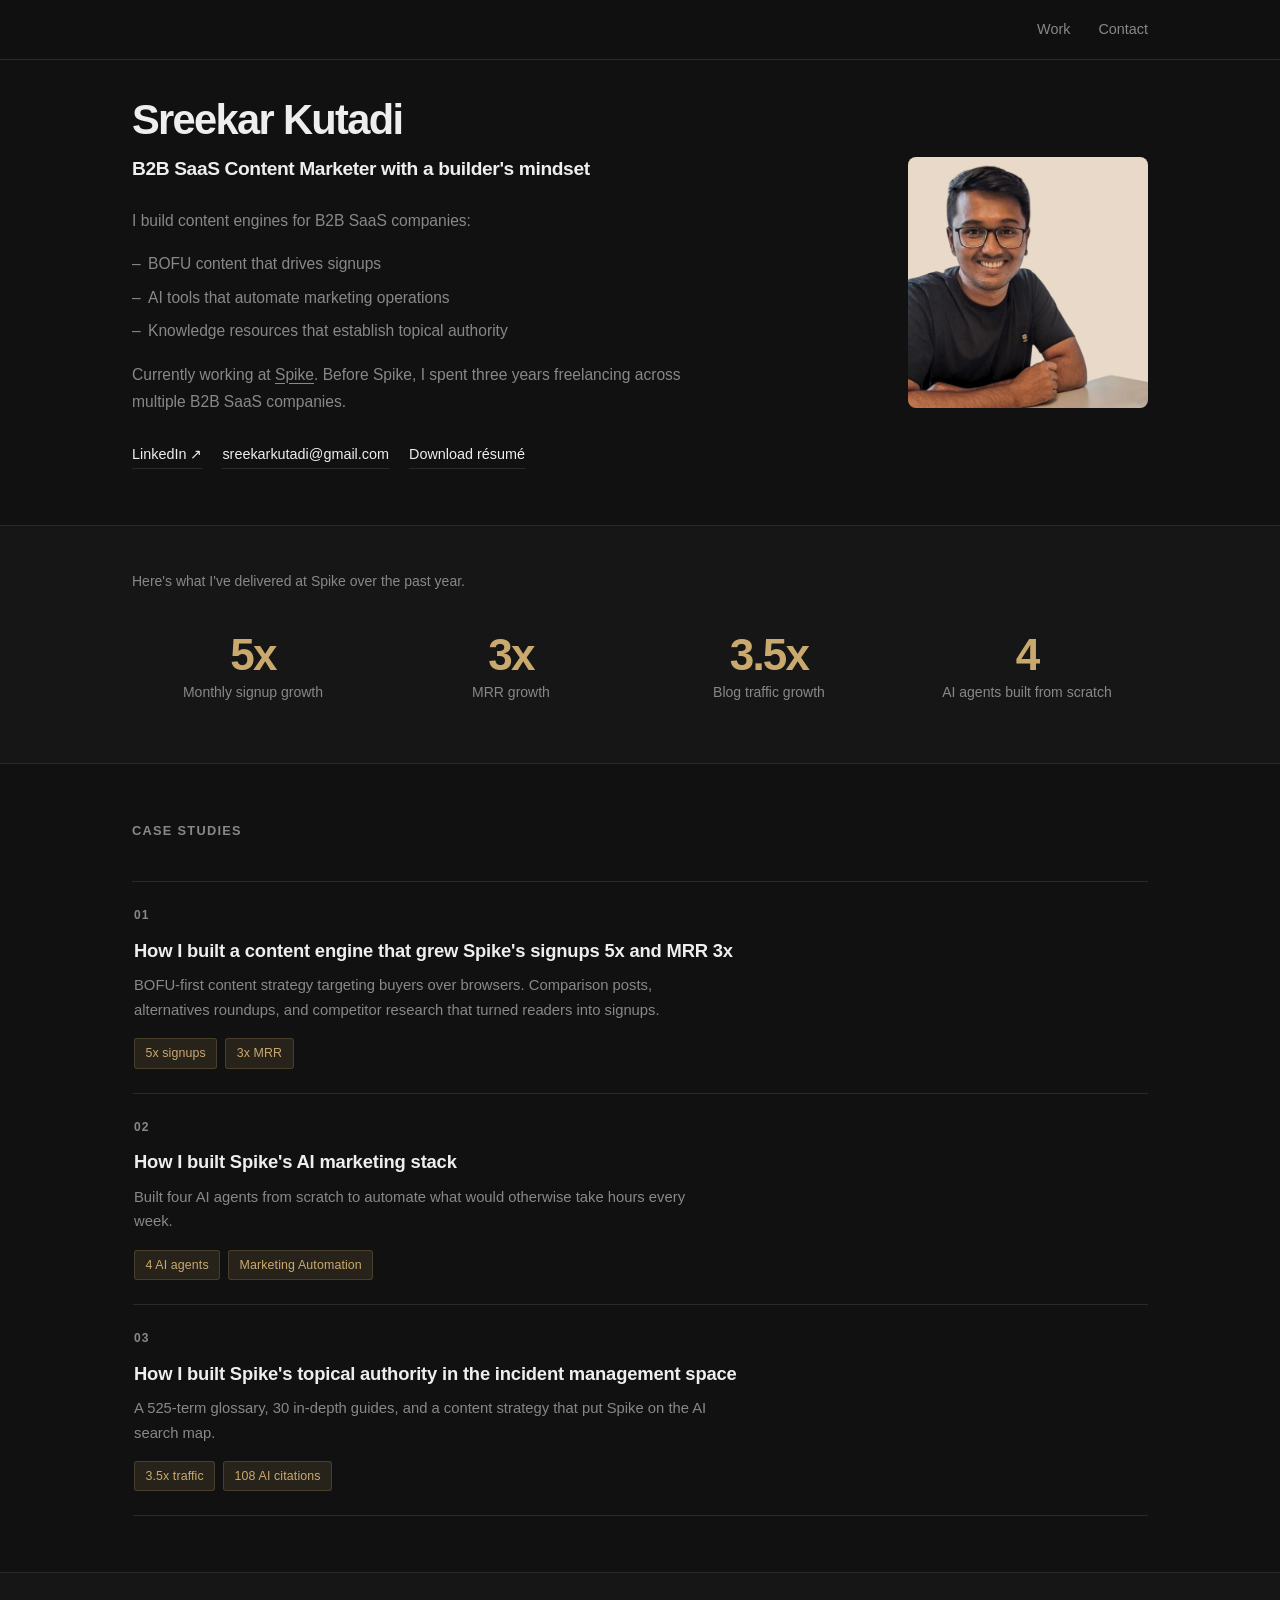
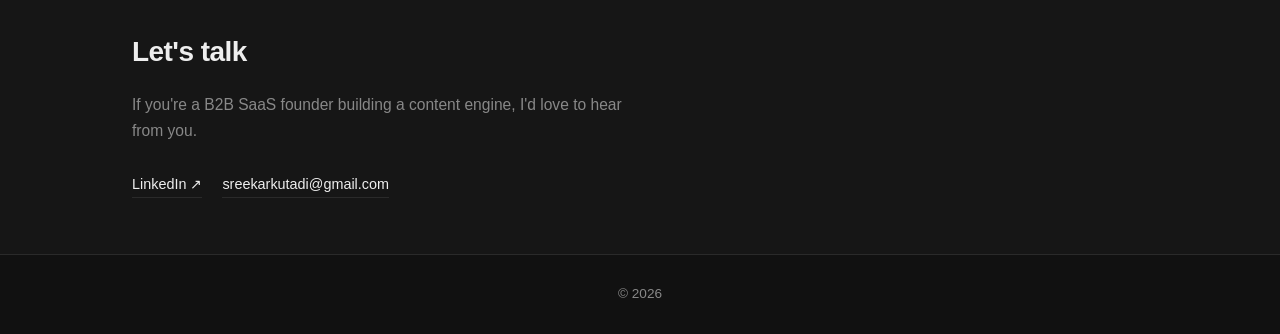
<file: index.html>
<!DOCTYPE html>
<html lang="en">
<head>
  <meta charset="UTF-8">
  <meta name="viewport" content="width=device-width, initial-scale=1.0">
  <meta name="description" content="Sreekar Kutadi — B2B SaaS Content Marketer with a builder's mindset.">
  <title>Sreekar Kutadi — B2B SaaS Content Marketer</title>
  <link rel="stylesheet" href="styles.css">

</head>
<body>

  <!-- ============================================================
       NAV — Fixed top bar
       Left: name (links home)  |  Right: Work · Contact · Toggle
  ============================================================ -->
  <nav class="nav">
    <div class="nav-inner">
      <div class="nav-links">
        <a href="#work">Work</a>
        <a href="#contact">Contact</a>
      </div>
    </div>
  </nav>


  <!-- ============================================================
       SECTION 1 — HERO
       Two columns: bio text left, photo right.
  ============================================================ -->
  <section class="hero">
    <div class="container hero-inner">

      <!-- Left: text content -->
      <div class="hero-text">
        <h1>Sreekar Kutadi</h1>
        <p class="tagline">B2B SaaS Content Marketer with a builder's mindset</p>
        <p class="bio">I build content engines for B2B SaaS companies:</p>
        <ul class="bio-list">
          <li>BOFU content that drives signups</li>
          <li>AI tools that automate marketing operations</li>
          <li>Knowledge resources that establish topical authority</li>
        </ul>
        <p class="bio">Currently working at <a href="https://spike.sh" target="_blank" rel="noopener noreferrer">Spike</a>. Before Spike, I spent three years freelancing across multiple B2B SaaS companies.</p>
        <div class="hero-links">
          <a href="https://www.linkedin.com/in/sreekar-kutadi/" target="_blank" rel="noopener noreferrer">LinkedIn ↗</a>
          <a href="mailto:sreekarkutadi@gmail.com">sreekarkutadi@gmail.com</a>
          <a href="Sreekar-Kutadi-Resume.pdf" download>Download résumé</a>
        </div>
      </div>

      <!-- Right: photo -->
      <div class="hero-photo">
        <img src="images/sreekar.png" alt="Sreekar Kutadi">
      </div>

    </div>
  </section>


  <!-- ============================================================
       SECTION 2 — RESULTS
       Four numbers. No heading — let the numbers speak.
  ============================================================ -->
  <section class="results">
    <div class="container">
      <p class="results-context">Here's what I've delivered at Spike over the past year.</p>
      <div class="results-grid">

        <div class="result-item">
          <span class="result-number">5x</span>
          <span class="result-label">Monthly signup growth</span>
        </div>

        <div class="result-item">
          <span class="result-number">3x</span>
          <span class="result-label">MRR growth</span>
        </div>

        <div class="result-item">
          <span class="result-number">3.5x</span>
          <span class="result-label">Blog traffic growth</span>
        </div>

        <div class="result-item">
          <span class="result-number">4</span>
          <span class="result-label">AI agents built from scratch</span>
        </div>

      </div>
    </div>
  </section>


  <!-- ============================================================
       SECTION 3 — WORK / CASE STUDIES
       Three case study cards linking to individual pages.
  ============================================================ -->
  <section class="work" id="work">
    <div class="container">

      <p class="section-label">Case studies</p>

      <div class="cards">

        <!-- Card 1: Content-Led Growth -->
        <a href="case-studies/case-study-1.html" class="card">
          <span class="card-number">01</span>
          <h2 class="card-title">How I built a content engine that grew Spike's signups 5x and MRR 3x</h2>
          <p class="card-desc">
            BOFU-first content strategy targeting buyers over browsers. Comparison posts, alternatives
            roundups, and competitor research that turned readers into signups.
          </p>
          <div class="card-tags">
            <span class="tag">5x signups</span>
            <span class="tag">3x MRR</span>
          </div>
        </a>

        <!-- Card 2: AI Marketing Stack -->
        <a href="case-studies/case-study-2.html" class="card">
          <span class="card-number">02</span>
          <h2 class="card-title">How I built Spike's AI marketing stack</h2>
          <p class="card-desc">
            Built four AI agents from scratch to automate what would otherwise take hours every week.
          </p>
          <div class="card-tags">
            <span class="tag">4 AI agents</span>
            <span class="tag">Marketing Automation</span>
          </div>
        </a>

        <!-- Card 3: Topical Authority -->
        <a href="case-studies/case-study-3.html" class="card">
          <span class="card-number">03</span>
          <h2 class="card-title">How I built Spike's topical authority in the incident management space</h2>
          <p class="card-desc">
            A 525-term glossary, 30 in-depth guides, and a content strategy that put Spike on the
            AI search map.
          </p>
          <div class="card-tags">
            <span class="tag">3.5x traffic</span>
            <span class="tag">108 AI citations</span>
          </div>
        </a>

      </div>
    </div>
  </section>


  <!-- ============================================================
       SECTION 4 — CONTACT
       Simple contact block with links.
  ============================================================ -->
  <section class="contact" id="contact">
    <div class="container">
      <h2>Let's talk</h2>
      <p>
        If you're a B2B SaaS founder building a content engine, I'd love to hear from you.
      </p>
      <div class="contact-links">
        <a href="https://www.linkedin.com/in/sreekar-kutadi/" target="_blank" rel="noopener noreferrer">LinkedIn ↗</a>
        <a href="mailto:sreekarkutadi@gmail.com">sreekarkutadi@gmail.com</a>
      </div>
    </div>
  </section>


  <!-- ============================================================
       FOOTER
       Three columns: name · links · copyright
  ============================================================ -->
  <footer class="footer">
    <div class="container footer-inner">
      <span>© 2026</span>
    </div>
  </footer>



</body>
</html>
</file>
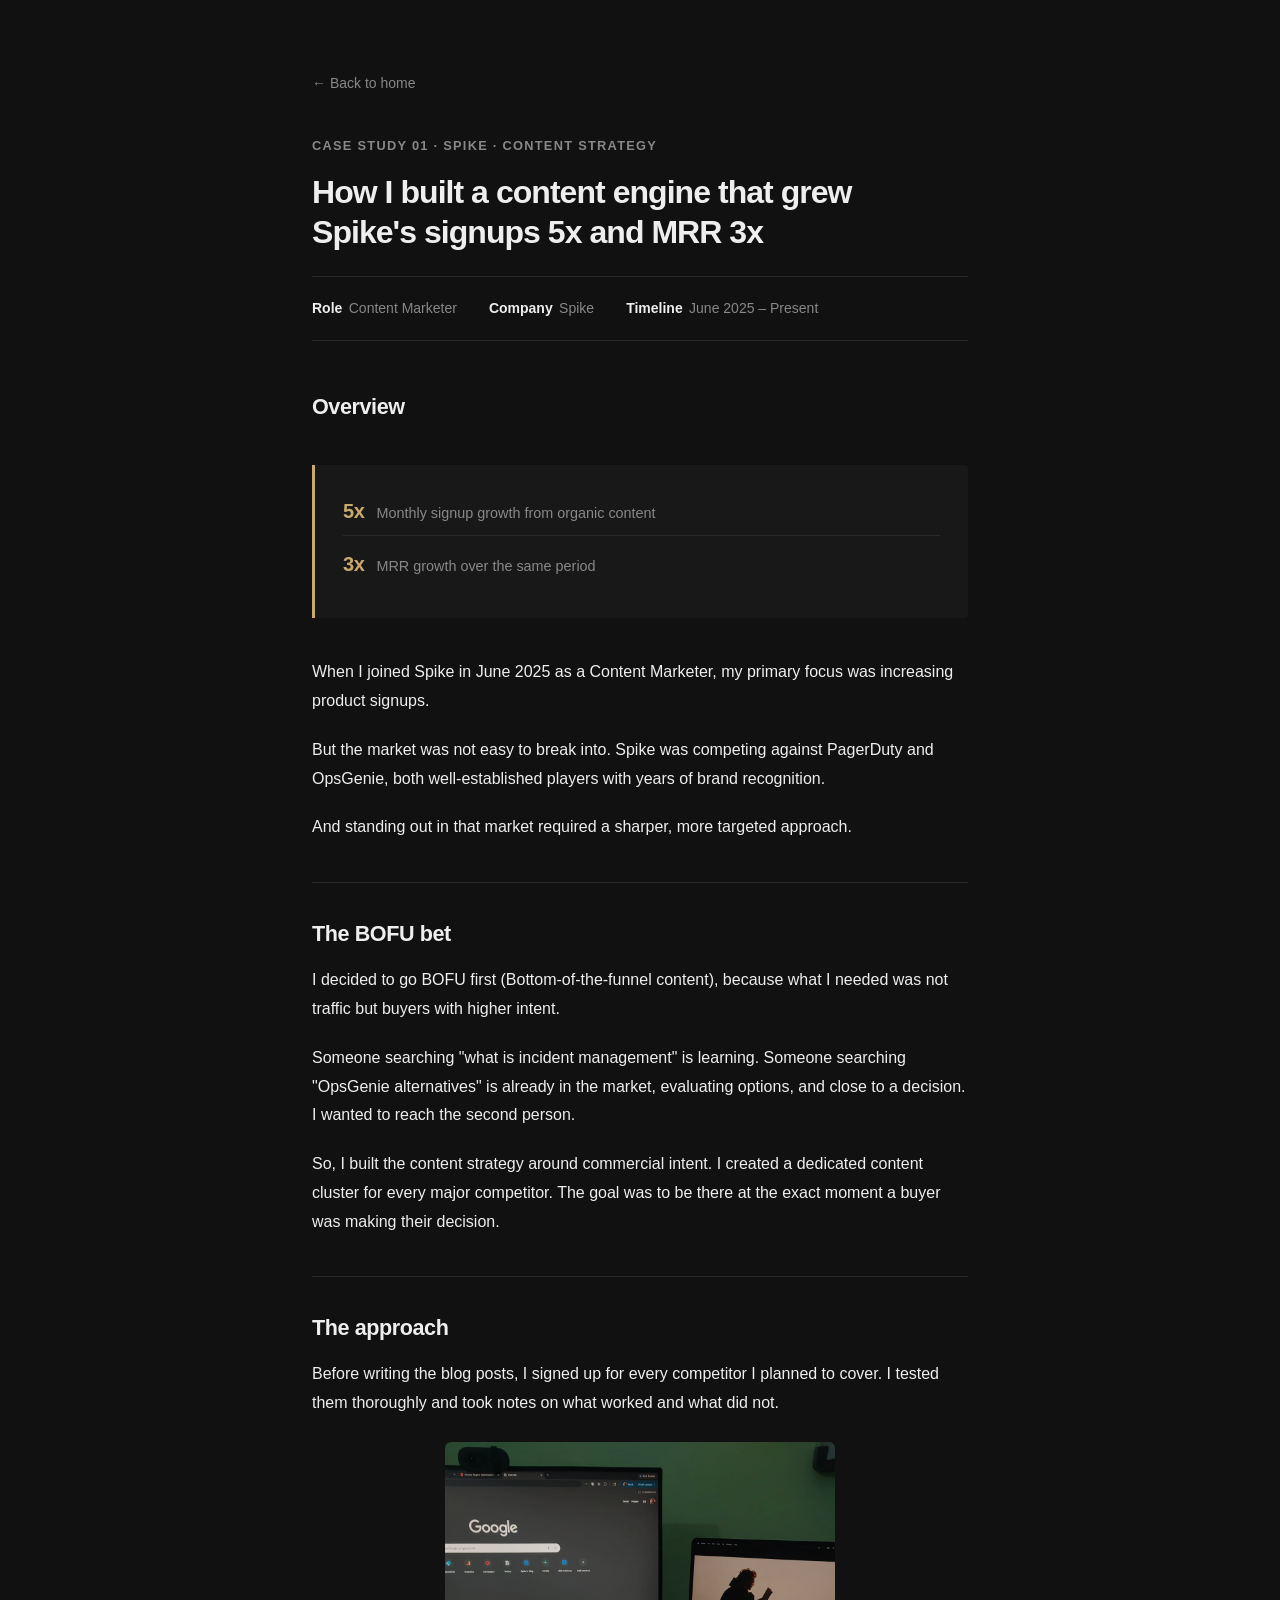
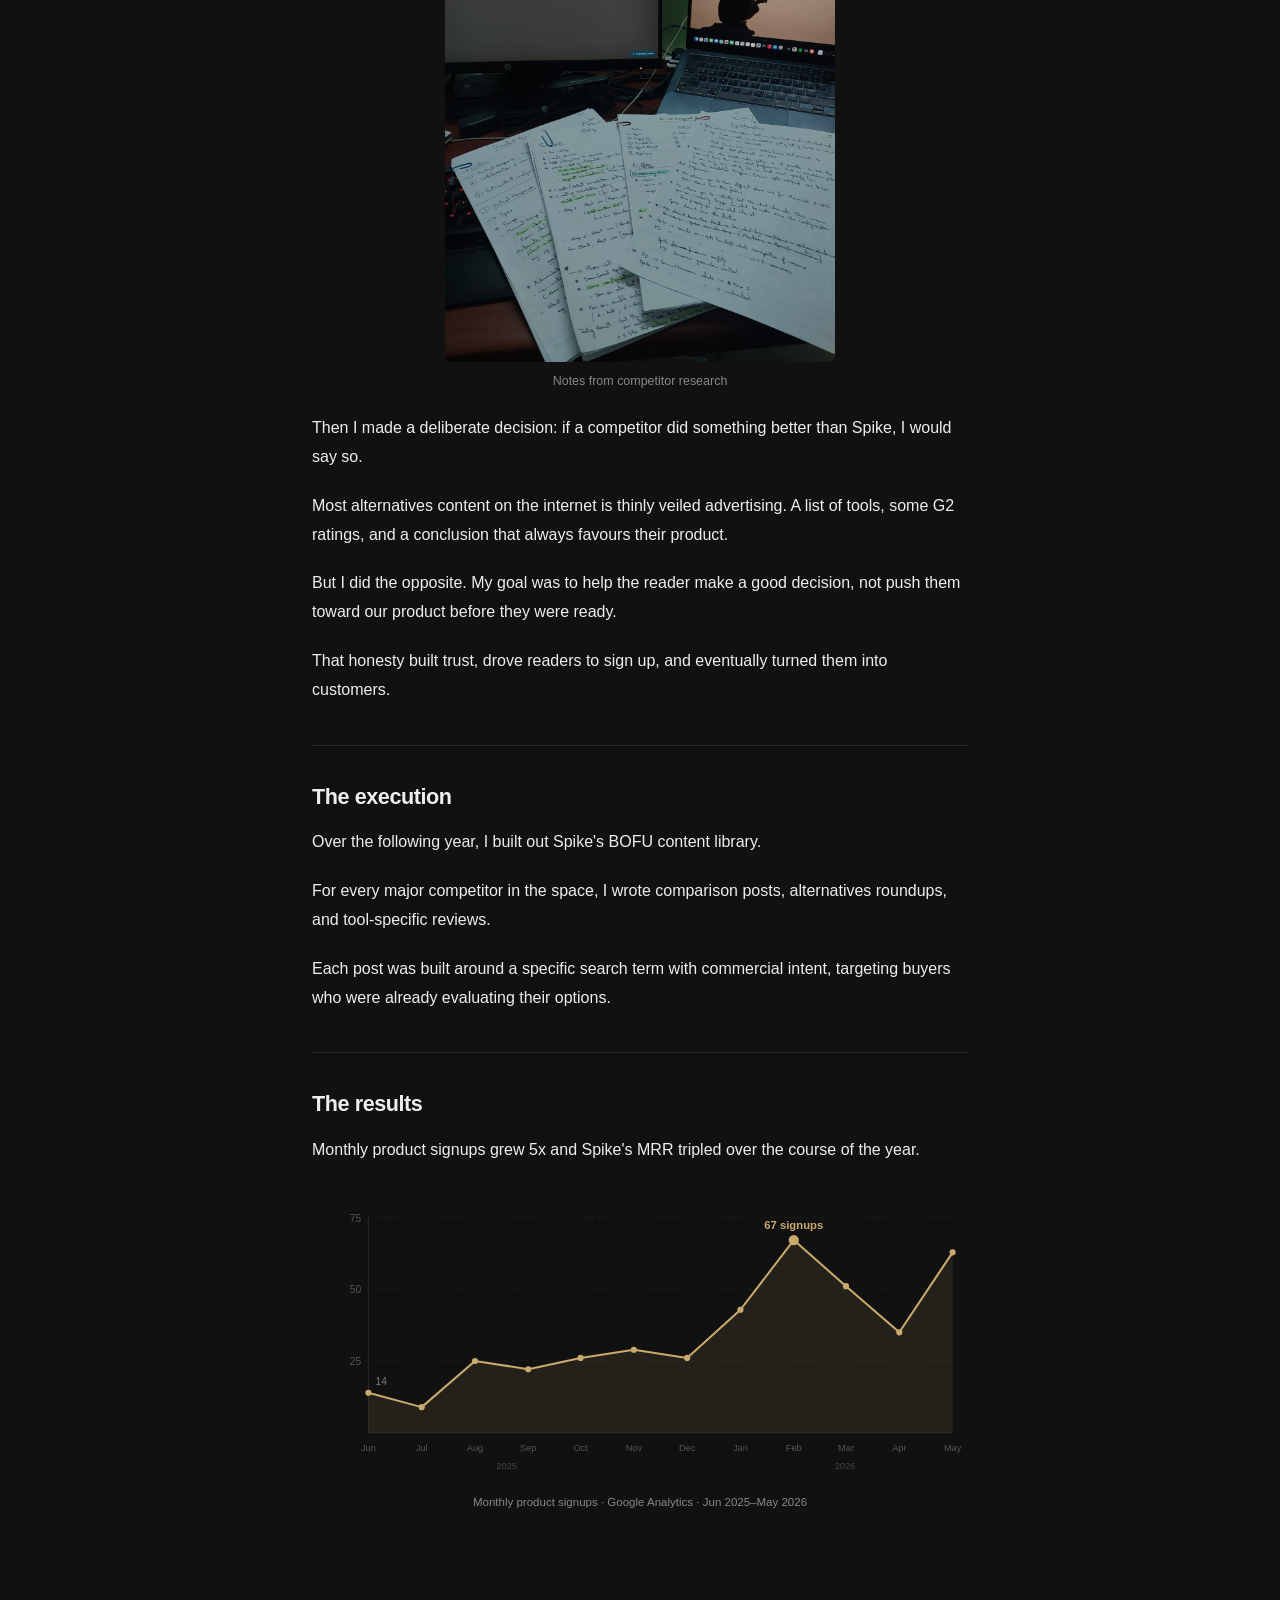
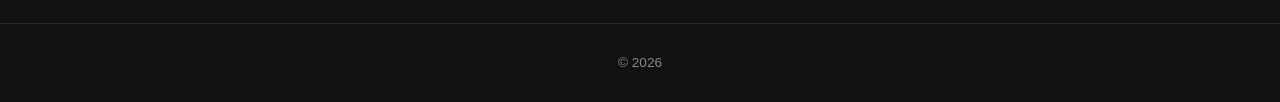
<file: case-studies/case-study-1.html>
<!DOCTYPE html>
<html lang="en">
<head>
  <meta charset="UTF-8">
  <meta name="viewport" content="width=device-width, initial-scale=1.0">
  <meta name="description" content="How I built a content engine that grew Spike's signups 5x and MRR 3x — Sreekar Kutadi">
  <title>Content-Led Growth — Sreekar Kutadi</title>
  <link rel="stylesheet" href="../styles.css">

</head>
<body>

  <!-- ============================================================
       NAV — same structure as homepage, paths go up one level
  ============================================================ -->


  <!-- ============================================================
       CASE STUDY CONTENT
  ============================================================ -->
  <main class="case-study-page">
    <div class="container--narrow">

      <!-- Back link -->
      <a href="../index.html" class="back-link">← Back to home</a>

      <!-- Eyebrow: number · company · type -->
      <p class="cs-eyebrow">Case Study 01 · Spike · Content Strategy</p>

      <!-- Title -->
      <h1 class="cs-title">How I built a content engine that grew Spike's signups 5x and MRR 3x</h1>

      <!-- Meta bar: role · company · timeline -->
      <div class="cs-meta">
        <div class="cs-meta-item">
          <span class="cs-meta-label">Role</span>
          <span>Content Marketer</span>
        </div>
        <div class="cs-meta-item">
          <span class="cs-meta-label">Company</span>
          <span>Spike</span>
        </div>
        <div class="cs-meta-item">
          <span class="cs-meta-label">Timeline</span>
          <span>June 2025 – Present</span>
        </div>
      </div>

      <!-- Overview card — key numbers up front for scanners -->
      <h2 class="metrics-heading">Overview</h2>
      <div class="metrics-callout">
        <ul>
          <li>
            <span class="metric-number">5x</span>
            <span class="metric-label">Monthly signup growth from organic content</span>
          </li>
          <li>
            <span class="metric-number">3x</span>
            <span class="metric-label">MRR growth over the same period</span>
          </li>
        </ul>
      </div>


      <div class="cs-body">

        <p>When I joined Spike in June 2025 as a Content Marketer, my primary focus was increasing product signups.</p>

        <p>But the market was not easy to break into. Spike was competing against PagerDuty and OpsGenie, both well-established players with years of brand recognition.</p>

        <p>And standing out in that market required a sharper, more targeted approach.</p>

        <h2>The BOFU bet</h2>

        <p>I decided to go BOFU first (Bottom-of-the-funnel content), because what I needed was not traffic but buyers with higher intent.</p>

        <p>Someone searching "what is incident management" is learning. Someone searching "OpsGenie alternatives" is already in the market, evaluating options, and close to a decision. I wanted to reach the second person.</p>

        <p>So, I built the content strategy around commercial intent. I created a dedicated content cluster for every major competitor. The goal was to be there at the exact moment a buyer was making their decision.</p>


        <h2>The approach</h2>

        <p>Before writing the blog posts, I signed up for every competitor I planned to cover. I tested them thoroughly and took notes on what worked and what did not.</p>

        <figure>
          <img src="../images/my-notes.png" alt="Notes from competitor research" class="cs-image">
          <figcaption>Notes from competitor research</figcaption>
        </figure>

        <p>Then I made a deliberate decision: if a competitor did something better than Spike, I would say so.</p>

        <p>Most alternatives content on the internet is thinly veiled advertising. A list of tools, some G2 ratings, and a conclusion that always favours their product.</p>

        <p>But I did the opposite. My goal was to help the reader make a good decision, not push them toward our product before they were ready.</p>

        <p>That honesty built trust, drove readers to sign up, and eventually turned them into customers.</p>

        <h2>The execution</h2>

        <p>Over the following year, I built out Spike's BOFU content library.</p>

        <p>For every major competitor in the space, I wrote comparison posts, alternatives roundups, and tool-specific reviews.</p>

        <p>Each post was built around a specific search term with commercial intent, targeting buyers who were already evaluating their options.</p>

        <h2>The results</h2>

        <p>Monthly product signups grew 5x and Spike's MRR tripled over the course of the year.</p>

        <figure class="cs-chart">
          <svg viewBox="0 0 640 280" xmlns="http://www.w3.org/2000/svg" role="img" aria-label="Monthly product signups, Google Analytics, Jun 2025–May 2026">
            <!-- Axes -->
            <line x1="55" y1="20" x2="55" y2="230" stroke="#2a2a2a" stroke-width="1"/>
            <line x1="55" y1="230" x2="625" y2="230" stroke="#2a2a2a" stroke-width="1"/>
            <!-- Horizontal grid lines at 25, 50, 75 signups -->
            <line x1="55" y1="160" x2="625" y2="160" stroke="#1e1e1e" stroke-width="1" stroke-dasharray="3,4"/>
            <line x1="55" y1="90" x2="625" y2="90" stroke="#1e1e1e" stroke-width="1" stroke-dasharray="3,4"/>
            <line x1="55" y1="20" x2="625" y2="20" stroke="#1e1e1e" stroke-width="1" stroke-dasharray="3,4"/>
            <!-- Y-axis labels -->
            <text x="48" y="164" fill="#555" font-size="10" text-anchor="end">25</text>
            <text x="48" y="94" fill="#555" font-size="10" text-anchor="end">50</text>
            <text x="48" y="24" fill="#555" font-size="10" text-anchor="end">75</text>
            <!-- Area fill under line -->
            <path d="M55,191 L107,205 L159,160 L211,168 L262,157 L314,149 L366,157 L418,110 L470,42 L521,87 L573,132 L625,54 L625,230 L55,230 Z" fill="rgba(201,169,110,0.1)"/>
            <!-- Line -->
            <polyline points="55,191 107,205 159,160 211,168 262,157 314,149 366,157 418,110 470,42 521,87 573,132 625,54" fill="none" stroke="#c9a96e" stroke-width="2" stroke-linejoin="round"/>
            <!-- Data points -->
            <circle cx="55" cy="191" r="3" fill="#c9a96e"/>
            <circle cx="107" cy="205" r="3" fill="#c9a96e"/>
            <circle cx="159" cy="160" r="3" fill="#c9a96e"/>
            <circle cx="211" cy="168" r="3" fill="#c9a96e"/>
            <circle cx="262" cy="157" r="3" fill="#c9a96e"/>
            <circle cx="314" cy="149" r="3" fill="#c9a96e"/>
            <circle cx="366" cy="157" r="3" fill="#c9a96e"/>
            <circle cx="418" cy="110" r="3" fill="#c9a96e"/>
            <circle cx="470" cy="42" r="5" fill="#c9a96e"/>
            <circle cx="521" cy="87" r="3" fill="#c9a96e"/>
            <circle cx="573" cy="132" r="3" fill="#c9a96e"/>
            <circle cx="625" cy="54" r="3" fill="#c9a96e"/>
            <!-- Annotations: start and peak -->
            <text x="62" y="183" fill="#777" font-size="10" text-anchor="start">14</text>
            <text x="470" y="31" fill="#c9a96e" font-size="11" font-weight="600" text-anchor="middle">67 signups</text>
            <!-- X-axis month labels -->
            <text x="55" y="248" fill="#555" font-size="9" text-anchor="middle">Jun</text>
            <text x="107" y="248" fill="#555" font-size="9" text-anchor="middle">Jul</text>
            <text x="159" y="248" fill="#555" font-size="9" text-anchor="middle">Aug</text>
            <text x="211" y="248" fill="#555" font-size="9" text-anchor="middle">Sep</text>
            <text x="262" y="248" fill="#555" font-size="9" text-anchor="middle">Oct</text>
            <text x="314" y="248" fill="#555" font-size="9" text-anchor="middle">Nov</text>
            <text x="366" y="248" fill="#555" font-size="9" text-anchor="middle">Dec</text>
            <text x="418" y="248" fill="#555" font-size="9" text-anchor="middle">Jan</text>
            <text x="470" y="248" fill="#555" font-size="9" text-anchor="middle">Feb</text>
            <text x="521" y="248" fill="#555" font-size="9" text-anchor="middle">Mar</text>
            <text x="573" y="248" fill="#555" font-size="9" text-anchor="middle">Apr</text>
            <text x="625" y="248" fill="#555" font-size="9" text-anchor="middle">May</text>
            <!-- Year labels -->
            <text x="190" y="265" fill="#444" font-size="9" text-anchor="middle">2025</text>
            <text x="520" y="265" fill="#444" font-size="9" text-anchor="middle">2026</text>
          </svg>
          <figcaption>Monthly product signups · Google Analytics · Jun 2025–May 2026</figcaption>
        </figure>


      </div>
      <!-- END CASE STUDY BODY -->



    </div>
  </main>


  <!-- ============================================================
       FOOTER — same as homepage
  ============================================================ -->
  <footer class="footer">
    <div class="container footer-inner">
      <span>© 2026</span>
    </div>
  </footer>



</body>
</html>
</file>
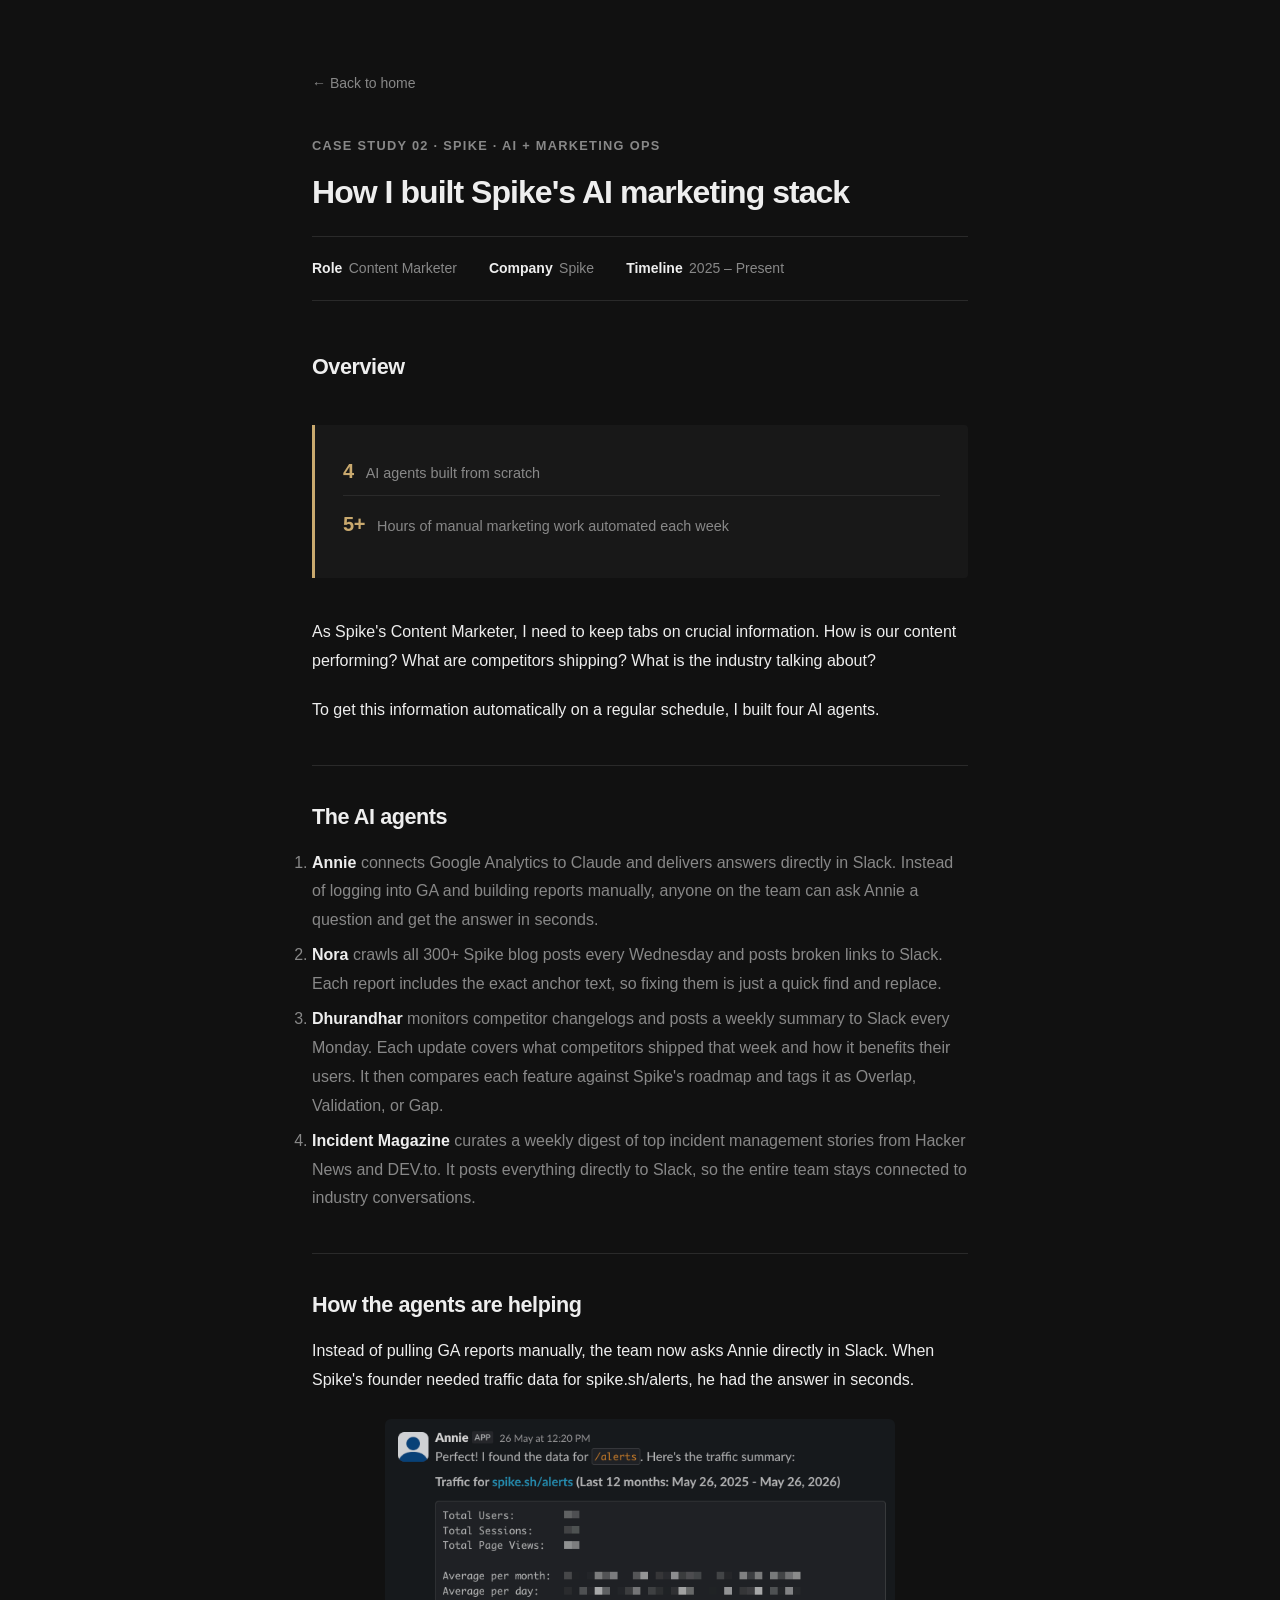
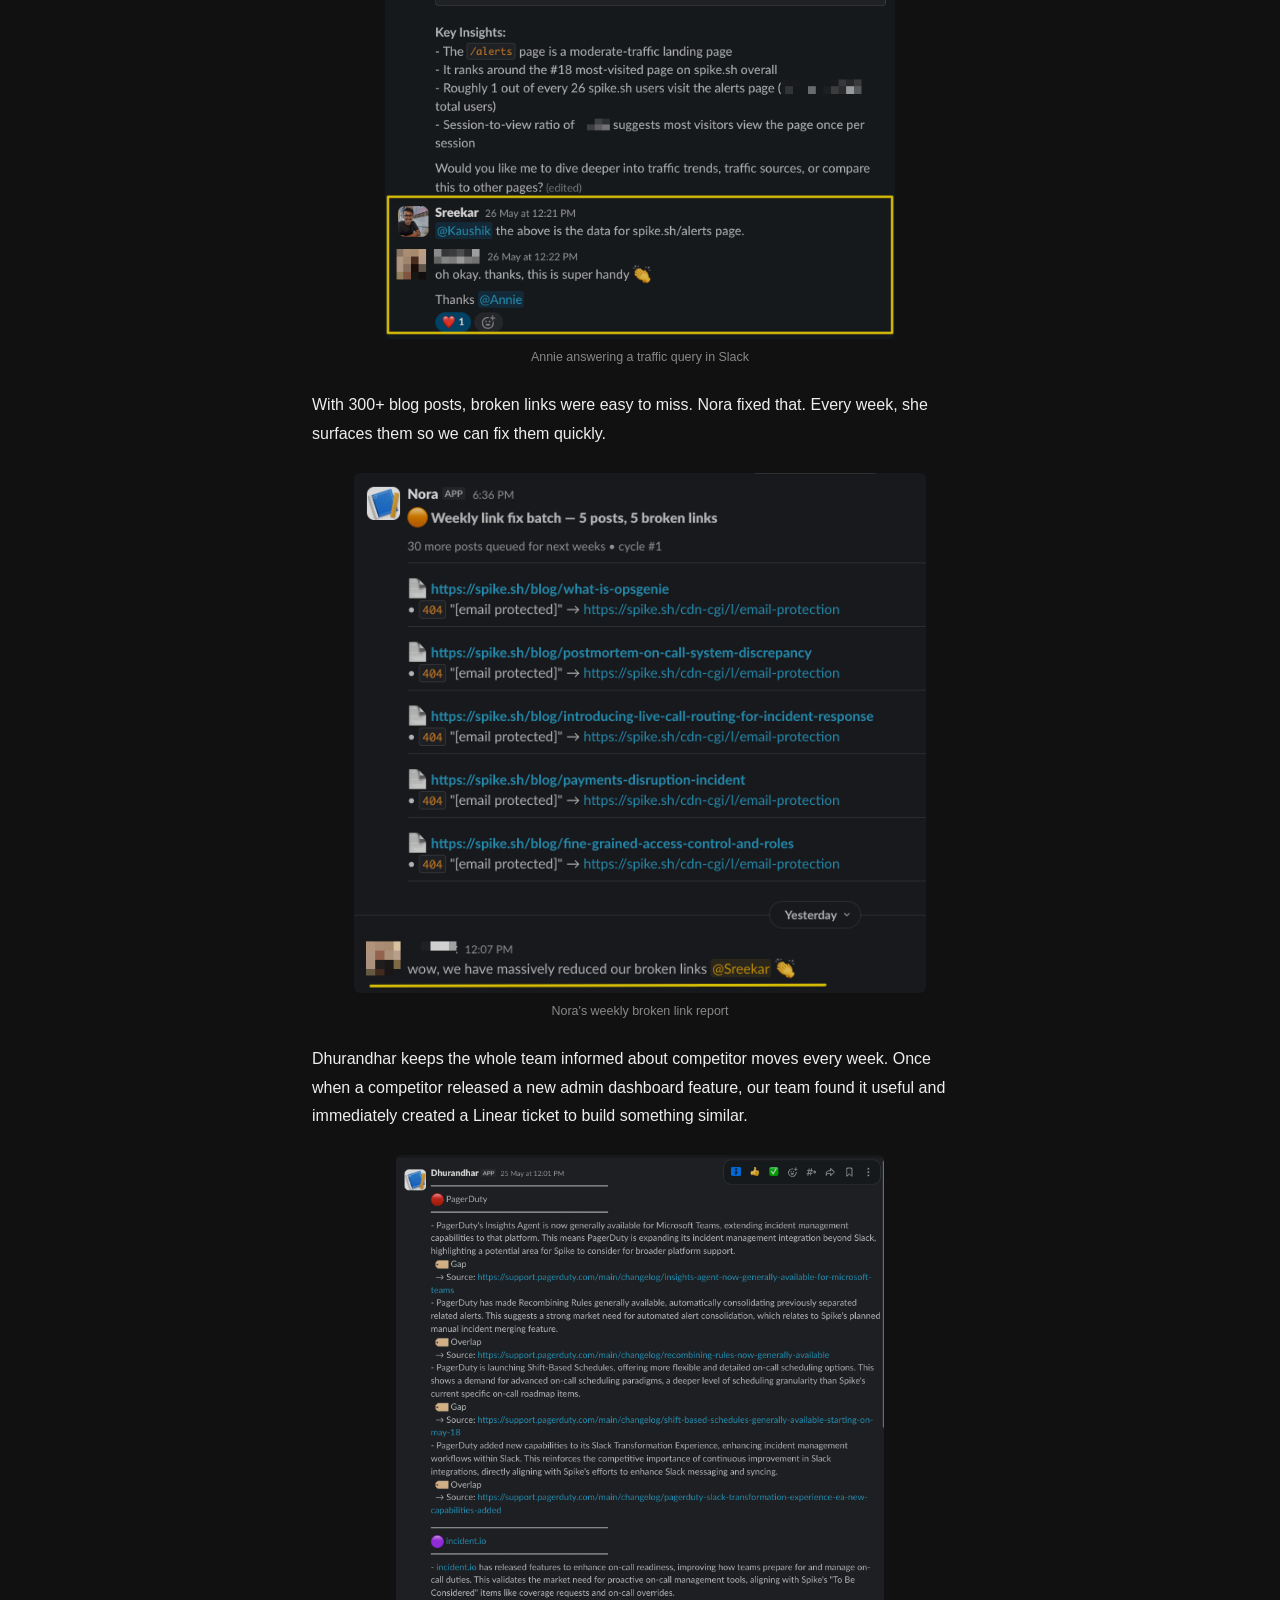
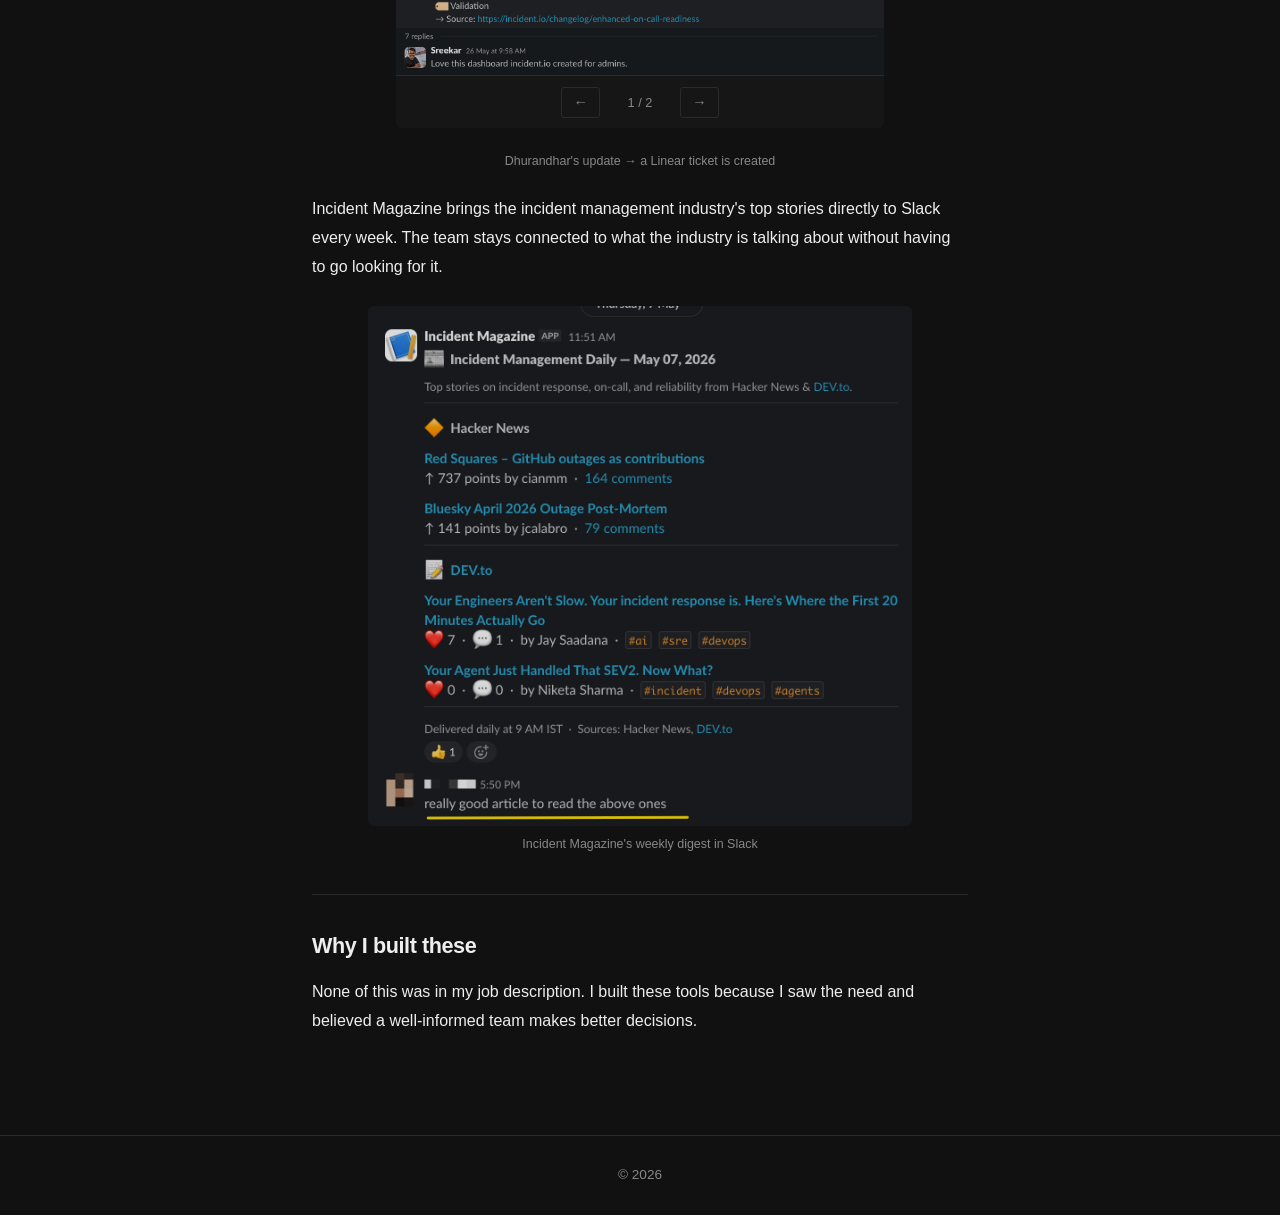
<file: case-studies/case-study-2.html>
<!DOCTYPE html>
<html lang="en">
<head>
  <meta charset="UTF-8">
  <meta name="viewport" content="width=device-width, initial-scale=1.0">
  <meta name="description" content="How I built Spike's AI marketing stack — Sreekar Kutadi">
  <title>AI Marketing Stack — Sreekar Kutadi</title>
  <link rel="stylesheet" href="../styles.css">

</head>
<body>

  <!-- ============================================================
       NAV — same structure as homepage, paths go up one level
  ============================================================ -->


  <!-- ============================================================
       CASE STUDY CONTENT
  ============================================================ -->
  <main class="case-study-page">
    <div class="container--narrow">

      <!-- Back link -->
      <a href="../index.html" class="back-link">← Back to home</a>

      <!-- Eyebrow: number · company · type -->
      <p class="cs-eyebrow">Case Study 02 · Spike · AI + Marketing Ops</p>

      <!-- Title -->
      <h1 class="cs-title">How I built Spike's AI marketing stack</h1>

      <!-- Meta bar: role · company · timeline -->
      <div class="cs-meta">
        <div class="cs-meta-item">
          <span class="cs-meta-label">Role</span>
          <span>Content Marketer</span>
        </div>
        <div class="cs-meta-item">
          <span class="cs-meta-label">Company</span>
          <span>Spike</span>
        </div>
        <div class="cs-meta-item">
          <span class="cs-meta-label">Timeline</span>
          <span>2025 – Present</span>
        </div>
      </div>

      <!-- Overview card — key numbers up front for scanners -->
      <h2 class="metrics-heading">Overview</h2>
      <div class="metrics-callout">
        <ul>
          <li>
            <span class="metric-number">4</span>
            <span class="metric-label">AI agents built from scratch</span>
          </li>
          <li>
            <span class="metric-number">5+</span>
            <span class="metric-label">Hours of manual marketing work automated each week</span>
          </li>
        </ul>
      </div>


      <div class="cs-body">

        <p>As Spike's Content Marketer, I need to keep tabs on crucial information. How is our content performing? What are competitors shipping? What is the industry talking about?</p>

        <p>To get this information automatically on a regular schedule, I built four AI agents.</p>

        <h2>The AI agents</h2>

        <ol>
          <li><strong>Annie</strong> connects Google Analytics to Claude and delivers answers directly in Slack. Instead of logging into GA and building reports manually, anyone on the team can ask Annie a question and get the answer in seconds.</li>
          <li><strong>Nora</strong> crawls all 300+ Spike blog posts every Wednesday and posts broken links to Slack. Each report includes the exact anchor text, so fixing them is just a quick find and replace.</li>
          <li><strong>Dhurandhar</strong> monitors competitor changelogs and posts a weekly summary to Slack every Monday. Each update covers what competitors shipped that week and how it benefits their users. It then compares each feature against Spike's roadmap and tags it as Overlap, Validation, or Gap.</li>
          <li><strong>Incident Magazine</strong> curates a weekly digest of top incident management stories from Hacker News and DEV.to. It posts everything directly to Slack, so the entire team stays connected to industry conversations.</li>
        </ol>

        <h2>How the agents are helping</h2>

        <p>Instead of pulling GA reports manually, the team now asks Annie directly in Slack. When Spike's founder needed traffic data for spike.sh/alerts, he had the answer in seconds.</p>

        <figure>
          <img src="../images/annie.png" alt="Annie answering a traffic question in Slack" class="cs-image">
          <figcaption>Annie answering a traffic query in Slack</figcaption>
        </figure>

        <p>With 300+ blog posts, broken links were easy to miss. Nora fixed that. Every week, she surfaces them so we can fix them quickly.</p>

        <figure>
          <img src="../images/Nora.png" alt="Nora's weekly broken link report in Slack" class="cs-image">
          <figcaption>Nora's weekly broken link report</figcaption>
        </figure>

        <p>Dhurandhar keeps the whole team informed about competitor moves every week. Once when a competitor released a new admin dashboard feature, our team found it useful and immediately created a Linear ticket to build something similar.</p>

        <figure>
        <div class="cs-slideshow" id="dhurandhar-slides">
          <img src="../images/dhurandhar-1.png" alt="Dhurandhar's competitor intelligence report in Slack" class="cs-slide cs-image active">
          <img src="../images/dhurandhar-2.png" alt="A Linear ticket created from Dhurandhar's report" class="cs-slide cs-image">
          <div class="cs-slideshow-controls">
            <button class="cs-slide-btn" onclick="slideShow('dhurandhar-slides', -1)">←</button>
            <span class="cs-slide-counter" id="dhurandhar-slides-counter">1 / 2</span>
            <button class="cs-slide-btn" onclick="slideShow('dhurandhar-slides', 1)">→</button>
          </div>
        </div>
        <figcaption>Dhurandhar's update → a Linear ticket is created</figcaption>
        </figure>

        <script>
          function slideShow(id, dir) {
            var ss = document.getElementById(id);
            var slides = ss.querySelectorAll('.cs-slide');
            var counter = document.getElementById(id + '-counter');
            var current = Array.from(slides).findIndex(function(s) { return s.classList.contains('active'); });
            slides[current].classList.remove('active');
            current = (current + dir + slides.length) % slides.length;
            slides[current].classList.add('active');
            counter.textContent = (current + 1) + ' / ' + slides.length;
          }
        </script>

        <p>Incident Magazine brings the incident management industry's top stories directly to Slack every week. The team stays connected to what the industry is talking about without having to go looking for it.</p>

        <figure>
          <img src="../images/incident-magazine.png" alt="Incident Magazine weekly digest in Slack" class="cs-image">
          <figcaption>Incident Magazine's weekly digest in Slack</figcaption>
        </figure>

        <h2>Why I built these</h2>

        <p>None of this was in my job description. I built these tools because I saw the need and believed a well-informed team makes better decisions.</p>

      </div>
      <!-- END CASE STUDY BODY -->



    </div>
  </main>


  <!-- ============================================================
       FOOTER — same as homepage
  ============================================================ -->
  <footer class="footer">
    <div class="container footer-inner">
      <span>© 2026</span>
    </div>
  </footer>



</body>
</html>
</file>
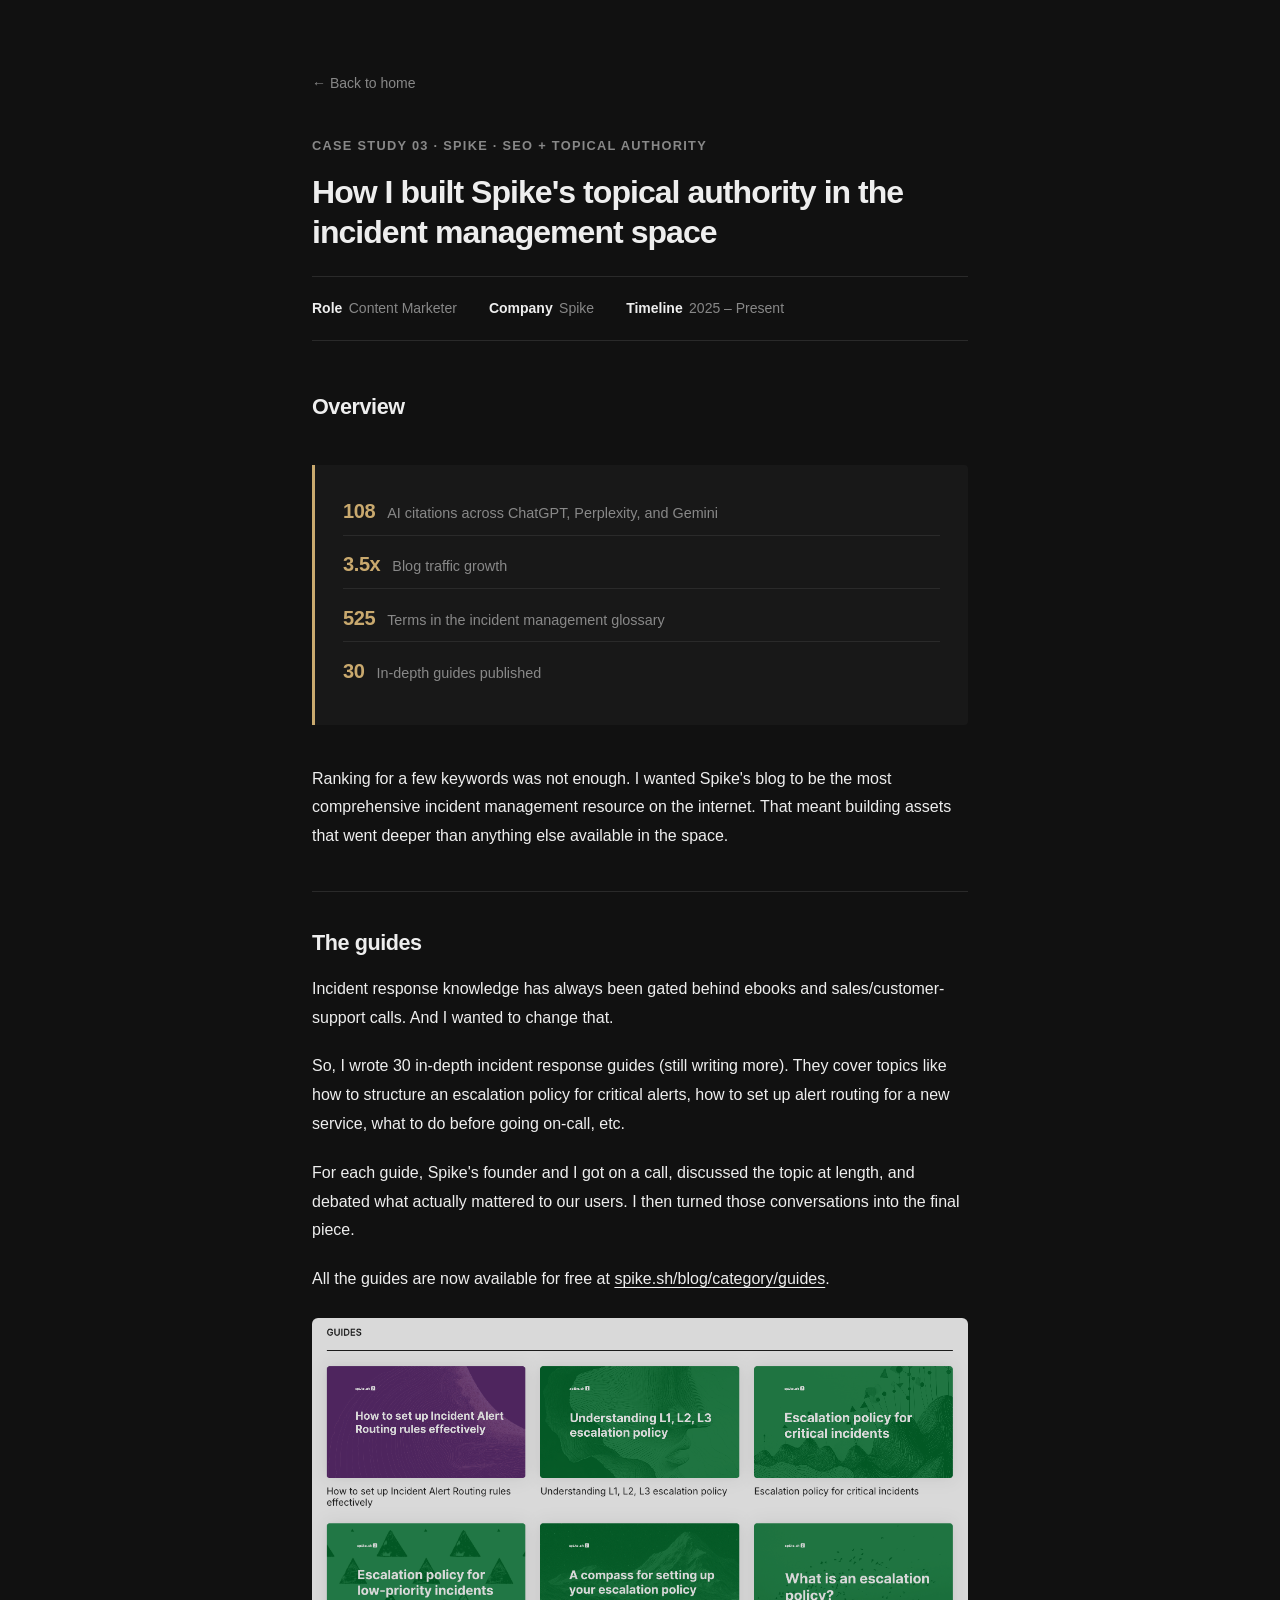
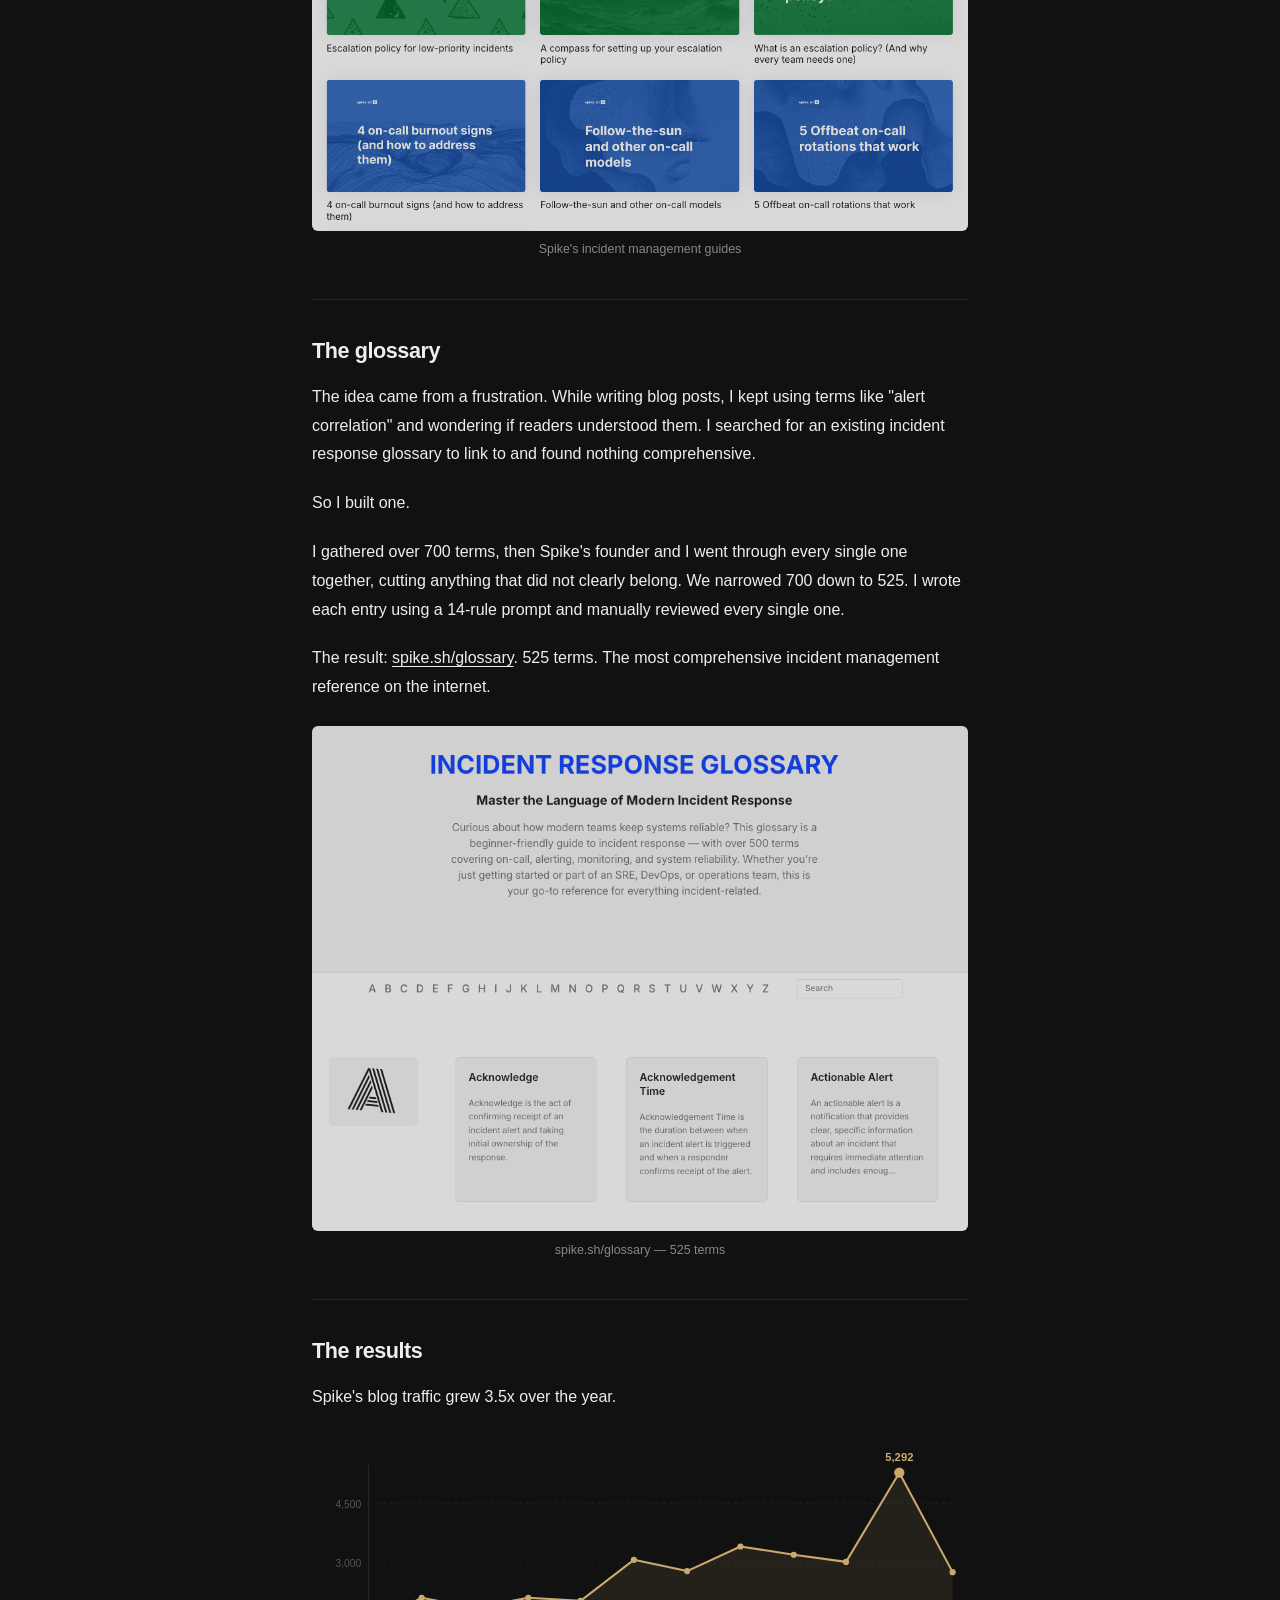
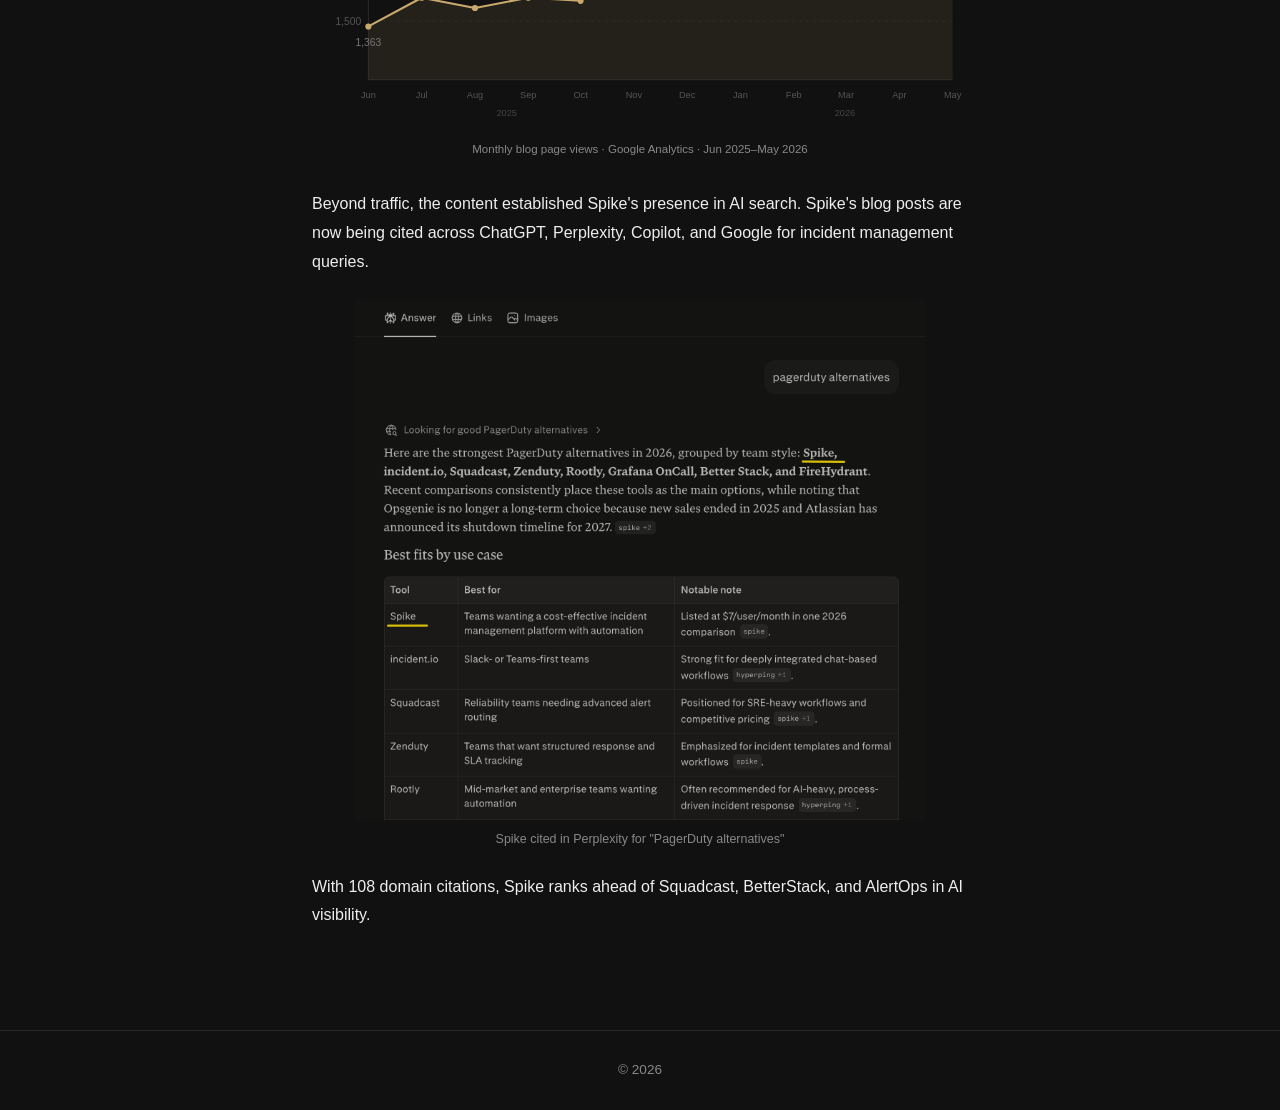
<file: case-studies/case-study-3.html>
<!DOCTYPE html>
<html lang="en">
<head>
  <meta charset="UTF-8">
  <meta name="viewport" content="width=device-width, initial-scale=1.0">
  <meta name="description" content="How I built Spike's topical authority in the incident management space — Sreekar Kutadi">
  <title>Topical Authority — Sreekar Kutadi</title>
  <link rel="stylesheet" href="../styles.css">

</head>
<body>

  <!-- ============================================================
       NAV — same structure as homepage, paths go up one level
  ============================================================ -->


  <!-- ============================================================
       CASE STUDY CONTENT
  ============================================================ -->
  <main class="case-study-page">
    <div class="container--narrow">

      <!-- Back link -->
      <a href="../index.html" class="back-link">← Back to home</a>

      <!-- Eyebrow: number · company · type -->
      <p class="cs-eyebrow">Case Study 03 · Spike · SEO + Topical Authority</p>

      <!-- Title -->
      <h1 class="cs-title">How I built Spike's topical authority in the incident management space</h1>

      <!-- Meta bar: role · company · timeline -->
      <div class="cs-meta">
        <div class="cs-meta-item">
          <span class="cs-meta-label">Role</span>
          <span>Content Marketer</span>
        </div>
        <div class="cs-meta-item">
          <span class="cs-meta-label">Company</span>
          <span>Spike</span>
        </div>
        <div class="cs-meta-item">
          <span class="cs-meta-label">Timeline</span>
          <span>2025 – Present</span>
        </div>
      </div>

      <!-- Overview card — key numbers up front for scanners -->
      <h2 class="metrics-heading">Overview</h2>
      <div class="metrics-callout">
        <ul>
          <li>
            <span class="metric-number">108</span>
            <span class="metric-label">AI citations across ChatGPT, Perplexity, and Gemini</span>
          </li>
          <li>
            <span class="metric-number">3.5x</span>
            <span class="metric-label">Blog traffic growth</span>
          </li>
          <li>
            <span class="metric-number">525</span>
            <span class="metric-label">Terms in the incident management glossary</span>
          </li>
          <li>
            <span class="metric-number">30</span>
            <span class="metric-label">In-depth guides published</span>
          </li>
        </ul>
      </div>


      <div class="cs-body">

        <p>Ranking for a few keywords was not enough. I wanted Spike's blog to be the most comprehensive incident management resource on the internet. That meant building assets that went deeper than anything else available in the space.</p>

        <h2>The guides</h2>

        <p>Incident response knowledge has always been gated behind ebooks and sales/customer-support calls. And I wanted to change that.</p>

        <p>So, I wrote 30 in-depth incident response guides (still writing more). They cover topics like how to structure an escalation policy for critical alerts, how to set up alert routing for a new service, what to do before going on-call, etc.</p>

        <p>For each guide, Spike's founder and I got on a call, discussed the topic at length, and debated what actually mattered to our users. I then turned those conversations into the final piece.</p>

        <p>All the guides are now available for free at <a href="https://spike.sh/blog/category/guides" target="_blank" rel="noopener noreferrer">spike.sh/blog/category/guides</a>.</p>

        <figure>
          <img src="../images/guides-grid.png" alt="Spike's incident management guides" class="cs-image">
          <figcaption>Spike's incident management guides</figcaption>
        </figure>

        <h2>The glossary</h2>

        <p>The idea came from a frustration. While writing blog posts, I kept using terms like "alert correlation" and wondering if readers understood them. I searched for an existing incident response glossary to link to and found nothing comprehensive.</p>

        <p>So I built one.</p>

        <p>I gathered over 700 terms, then Spike's founder and I went through every single one together, cutting anything that did not clearly belong. We narrowed 700 down to 525. I wrote each entry using a 14-rule prompt and manually reviewed every single one.</p>

        <p>The result: <a href="https://spike.sh/glossary" target="_blank" rel="noopener noreferrer">spike.sh/glossary</a>. 525 terms. The most comprehensive incident management reference on the internet.</p>

        <figure>
          <img src="../images/glossary.png" alt="Spike's incident management glossary" class="cs-image">
          <figcaption>spike.sh/glossary — 525 terms</figcaption>
        </figure>

        <h2>The results</h2>

        <p>Spike's blog traffic grew 3.5x over the year.</p>

        <figure class="cs-chart">
          <svg viewBox="0 0 640 280" xmlns="http://www.w3.org/2000/svg" role="img" aria-label="Monthly blog page views, Google Analytics, Jun 2025–May 2026">
            <!-- Axes -->
            <line x1="55" y1="20" x2="55" y2="230" stroke="#2a2a2a" stroke-width="1"/>
            <line x1="55" y1="230" x2="625" y2="230" stroke="#2a2a2a" stroke-width="1"/>
            <!-- Horizontal grid lines at 1500, 3000, 4500 views -->
            <line x1="55" y1="173" x2="625" y2="173" stroke="#1e1e1e" stroke-width="1" stroke-dasharray="3,4"/>
            <line x1="55" y1="116" x2="625" y2="116" stroke="#1e1e1e" stroke-width="1" stroke-dasharray="3,4"/>
            <line x1="55" y1="58" x2="625" y2="58" stroke="#1e1e1e" stroke-width="1" stroke-dasharray="3,4"/>
            <!-- Y-axis labels -->
            <text x="48" y="177" fill="#555" font-size="10" text-anchor="end">1,500</text>
            <text x="48" y="120" fill="#555" font-size="10" text-anchor="end">3,000</text>
            <text x="48" y="62" fill="#555" font-size="10" text-anchor="end">4,500</text>
            <!-- Area fill under line -->
            <path d="M55,178 L107,150 L159,160 L211,150 L262,153 L314,113 L366,124 L418,100 L470,108 L521,115 L573,28 L625,125 L625,230 L55,230 Z" fill="rgba(201,169,110,0.1)"/>
            <!-- Line -->
            <polyline points="55,178 107,150 159,160 211,150 262,153 314,113 366,124 418,100 470,108 521,115 573,28 625,125" fill="none" stroke="#c9a96e" stroke-width="2" stroke-linejoin="round"/>
            <!-- Data points -->
            <circle cx="55" cy="178" r="3" fill="#c9a96e"/>
            <circle cx="107" cy="150" r="3" fill="#c9a96e"/>
            <circle cx="159" cy="160" r="3" fill="#c9a96e"/>
            <circle cx="211" cy="150" r="3" fill="#c9a96e"/>
            <circle cx="262" cy="153" r="3" fill="#c9a96e"/>
            <circle cx="314" cy="113" r="3" fill="#c9a96e"/>
            <circle cx="366" cy="124" r="3" fill="#c9a96e"/>
            <circle cx="418" cy="100" r="3" fill="#c9a96e"/>
            <circle cx="470" cy="108" r="3" fill="#c9a96e"/>
            <circle cx="521" cy="115" r="3" fill="#c9a96e"/>
            <circle cx="573" cy="28" r="5" fill="#c9a96e"/>
            <circle cx="625" cy="125" r="3" fill="#c9a96e"/>
            <!-- Annotations: start and peak -->
            <text x="55" y="197" fill="#777" font-size="10" text-anchor="middle">1,363</text>
            <text x="573" y="17" fill="#c9a96e" font-size="11" font-weight="600" text-anchor="middle">5,292</text>
            <!-- X-axis month labels -->
            <text x="55" y="248" fill="#555" font-size="9" text-anchor="middle">Jun</text>
            <text x="107" y="248" fill="#555" font-size="9" text-anchor="middle">Jul</text>
            <text x="159" y="248" fill="#555" font-size="9" text-anchor="middle">Aug</text>
            <text x="211" y="248" fill="#555" font-size="9" text-anchor="middle">Sep</text>
            <text x="262" y="248" fill="#555" font-size="9" text-anchor="middle">Oct</text>
            <text x="314" y="248" fill="#555" font-size="9" text-anchor="middle">Nov</text>
            <text x="366" y="248" fill="#555" font-size="9" text-anchor="middle">Dec</text>
            <text x="418" y="248" fill="#555" font-size="9" text-anchor="middle">Jan</text>
            <text x="470" y="248" fill="#555" font-size="9" text-anchor="middle">Feb</text>
            <text x="521" y="248" fill="#555" font-size="9" text-anchor="middle">Mar</text>
            <text x="573" y="248" fill="#555" font-size="9" text-anchor="middle">Apr</text>
            <text x="625" y="248" fill="#555" font-size="9" text-anchor="middle">May</text>
            <!-- Year labels -->
            <text x="190" y="265" fill="#444" font-size="9" text-anchor="middle">2025</text>
            <text x="520" y="265" fill="#444" font-size="9" text-anchor="middle">2026</text>
          </svg>
          <figcaption>Monthly blog page views · Google Analytics · Jun 2025–May 2026</figcaption>
        </figure>

        <p>Beyond traffic, the content established Spike's presence in AI search. Spike's blog posts are now being cited across ChatGPT, Perplexity, Copilot, and Google for incident management queries.</p>

        <figure>
          <img src="../images/perplexity-answer.png" alt="Spike cited in Perplexity answer for PagerDuty alternatives" class="cs-image">
          <figcaption>Spike cited in Perplexity for "PagerDuty alternatives"</figcaption>
        </figure>

        <p>With 108 domain citations, Spike ranks ahead of Squadcast, BetterStack, and AlertOps in AI visibility.</p>

      </div>
      <!-- END CASE STUDY BODY -->



    </div>
  </main>


  <!-- ============================================================
       FOOTER — same as homepage
  ============================================================ -->
  <footer class="footer">
    <div class="container footer-inner">
      <span>© 2026</span>
    </div>
  </footer>



</body>
</html>
</file>
<file: styles.css>
/* ============================================================
   SREEKAR KUTADI — PORTFOLIO STYLES
   Single stylesheet shared by all pages.
   Edit sections by searching for === headings.
============================================================ */


/* === CSS VARIABLES ===
   Dark theme only. Edit these values to retheme the site.
*/
:root {
  --bg:             #111111;
  --bg-secondary:   #161616;
  --text:           #eeeeee;
  --text-muted:     #888888;
  --border:         #2a2a2a;
  --tag-bg:         #1e1e1e;
  --tag-text:       #999999;
  --nav-bg:         rgba(17, 17, 17, 0.96);
  --link:           #eeeeee;
  --link-hover:     #c9a96e;
  --callout-bg:     #181818;
  --callout-border: #c9a96e;
  --placeholder-bg: #1e1e1e;

  /* Accent — warm amber. Change this one value to retheme. */
  --accent:         #c9a96e;
  --accent-dim:     rgba(201, 169, 110, 0.12);
}


/* === RESET & BASE ===
   Minimal reset — box-sizing, margins, smooth scroll.
*/
*, *::before, *::after {
  box-sizing: border-box;
  margin: 0;
  padding: 0;
}

html {
  font-size: 16px;
  scroll-behavior: smooth;
  /* Offset anchor links so fixed nav doesn't cover headings */
  scroll-padding-top: 80px;
}

body {
  background-color: var(--bg);
  color: var(--text);
  font-family: -apple-system, BlinkMacSystemFont, "Segoe UI", Helvetica, Arial, sans-serif;
  font-size: 1rem;
  line-height: 1.65;
  -webkit-font-smoothing: antialiased;
  transition: background-color 0.2s ease, color 0.2s ease;
}

img {
  max-width: 100%;
  display: block;
}

a {
  color: var(--link);
  text-decoration: underline;
  text-underline-offset: 3px;
  transition: color 0.15s ease;
}

a:hover {
  color: var(--link-hover);
}

ul {
  padding-left: 1.25rem;
}

li {
  margin-bottom: 0.4rem;
}


/* === LAYOUT CONTAINER ===
   Centered wrapper for all page content.
*/
.container {
  max-width: 1080px;
  margin: 0 auto;
  padding: 0 2rem;
}

/* Narrower container for long-form reading (case studies) */
.container--narrow {
  max-width: 720px;
  margin: 0 auto;
  padding: 0 2rem;
}


/* === NAV STYLES ===
   Fixed navigation bar at the top.
   Logo on left, links + toggle on right.
*/
.nav {
  position: fixed;
  top: 0;
  left: 0;
  right: 0;
  z-index: 100;
  background-color: var(--nav-bg);
  border-bottom: 1px solid var(--border);
  backdrop-filter: blur(8px);
  -webkit-backdrop-filter: blur(8px);
  height: 60px;
  transition: background-color 0.2s ease, border-color 0.2s ease;
}

.nav-inner {
  max-width: 1080px;
  margin: 0 auto;
  padding: 0 2rem;
  height: 100%;
  display: flex;
  align-items: center;
  justify-content: flex-end;
}

.nav-name {
  font-weight: 600;
  font-size: 0.95rem;
  letter-spacing: -0.01em;
  text-decoration: none;
  color: var(--text);
}

.nav-name:hover {
  color: var(--text-muted);
}

/* Case study nav: name only, left-aligned */
.nav-inner--cs {
  justify-content: flex-start;
}

.nav-links {
  display: flex;
  align-items: center;
  gap: 1.75rem;
}

.nav-links a {
  font-size: 0.9rem;
  text-decoration: none;
  color: var(--text-muted);
  transition: color 0.15s ease;
}

.nav-links a:hover {
  color: var(--accent);
}



/* === HERO SECTION ===
   Two-column layout: text left, photo right.
   Stacks vertically on mobile.
*/
.hero {
  padding-top: 96px; /* offset for fixed nav */
  padding-bottom: 56px;
}

.hero-inner {
  display: grid;
  grid-template-columns: 1fr auto;
  gap: 3rem;
  align-items: center;
}

.hero-text h1 {
  font-size: 2.6rem;
  font-weight: 700;
  letter-spacing: -0.04em;
  line-height: 1.15;
  margin-bottom: 0.75rem;
}

.hero-text .tagline {
  font-size: 1.2rem;
  font-weight: 600;
  color: var(--text);
  margin-bottom: 1.5rem;
  line-height: 1.4;
  letter-spacing: -0.02em;
}

.hero-text .bio {
  font-size: 0.975rem;
  color: var(--text-muted);
  max-width: 560px;
  margin-bottom: 1rem;
  line-height: 1.75;
}

.hero-text .bio-list {
  list-style: none;
  padding: 0;
  margin: 0 0 1rem 0;
  max-width: 560px;
}

.hero-text .bio-list li {
  font-size: 0.975rem;
  color: var(--text-muted);
  line-height: 1.75;
  padding-left: 1rem;
  position: relative;
}

.hero-text .bio-list li::before {
  content: "–";
  position: absolute;
  left: 0;
  color: var(--text-muted);
}

/* Inline links in bio stay gray but get an underline */
.hero-text .bio a {
  color: var(--text-muted);
  text-decoration: underline;
  text-underline-offset: 3px;
}

.hero-text .bio a:hover {
  color: var(--accent);
}

/* Add spacing only after the last bio paragraph before the links */
.hero-text .bio:last-of-type {
  margin-bottom: 1.75rem;
}

.hero-links {
  display: flex;
  flex-wrap: wrap;
  gap: 1.25rem;
  align-items: center;
}

.hero-links a {
  font-size: 0.9rem;
  font-weight: 500;
  text-decoration: none;
  color: var(--text);
  border-bottom: 1px solid var(--border);
  padding-bottom: 1px;
  transition: border-color 0.15s ease, color 0.15s ease;
}

.hero-links a:hover {
  color: var(--accent);
  border-color: var(--accent);
}

.hero-photo {
  width: 240px;
  flex-shrink: 0;
}

.hero-photo img {
  width: 100%;
  height: auto;
  object-fit: cover;
  border-radius: 8px;
  display: block;
}


/* === RESULTS SECTION ===
   Four prominent numbers across the full width.
   A short context line sits above the grid.
*/
.results {
  background-color: var(--bg-secondary);
  border-top: 1px solid var(--border);
  border-bottom: 1px solid var(--border);
  padding: 44px 0;
  transition: background-color 0.2s ease;
}

/* Short intro line above the numbers */
.results-context {
  font-size: 0.875rem;
  color: var(--text-muted);
  margin-bottom: 1.5rem;
}

.results-grid {
  display: grid;
  grid-template-columns: repeat(4, 1fr);
  gap: 1rem;
  text-align: center;
}

.result-item {
  display: flex;
  flex-direction: column;
  gap: 0.4rem;
  padding: 1rem 0.5rem;
}

.result-number {
  font-size: 2.75rem;
  font-weight: 700;
  letter-spacing: -0.04em;
  line-height: 1;
  color: var(--accent);
}

.result-label {
  font-size: 0.875rem;
  color: var(--text-muted);
  line-height: 1.4;
}


/* === WORK / CASE STUDY CARDS ===
   Vertical list of case study cards.
   Each card links to its own page.
*/
.work {
  padding: 56px 0;
}

.section-label {
  font-size: 0.8rem;
  font-weight: 600;
  letter-spacing: 0.1em;
  text-transform: uppercase;
  color: var(--text-muted);
  margin-bottom: 2.5rem;
}

.cards {
  display: flex;
  flex-direction: column;
  border-top: 1px solid var(--border);
}

/* Each card is a full-width <a> link */
.card {
  display: block;
  padding: 1.5rem 0;
  border-bottom: 1px solid var(--border);
  text-decoration: none;
  color: var(--text);
  border-left: 2px solid transparent;
  padding-left: 0;
  transition: border-color 0.2s ease, padding-left 0.2s ease;
}

.card:hover {
  color: var(--text);
  border-left-color: var(--accent);
  padding-left: 1rem;
}

.card:hover .card-title {
  color: var(--text);
}

.card:hover .card-number {
  color: var(--accent);
}

.card-number {
  display: block;
  font-size: 0.75rem;
  font-weight: 600;
  letter-spacing: 0.1em;
  color: var(--text-muted);
  margin-bottom: 0.75rem;
  transition: color 0.2s ease;
}

.card-title {
  font-size: 1.15rem;
  font-weight: 600;
  letter-spacing: -0.01em;
  line-height: 1.4;
  margin-bottom: 0.6rem;
  transition: color 0.15s ease;
  max-width: 640px;
}

.card-desc {
  font-size: 0.925rem;
  color: var(--text-muted);
  max-width: 580px;
  line-height: 1.65;
  margin-bottom: 1rem;
}

.card-tags {
  display: flex;
  flex-wrap: wrap;
  gap: 0.5rem;
}

.tag {
  font-size: 0.775rem;
  font-weight: 500;
  background-color: var(--accent-dim);
  color: var(--accent);
  padding: 0.25rem 0.65rem;
  border-radius: 3px;
  letter-spacing: 0.01em;
  border: 1px solid rgba(201, 169, 110, 0.2);
}


/* === CONTACT SECTION ===
   Simple centered contact block.
*/
.contact {
  padding: 56px 0;
  border-top: 1px solid var(--border);
  background-color: var(--bg-secondary);
  transition: background-color 0.2s ease;
}

.contact h2 {
  font-size: 1.75rem;
  font-weight: 700;
  letter-spacing: -0.02em;
  margin-bottom: 1rem;
}

.contact p {
  color: var(--text-muted);
  max-width: 500px;
  margin-bottom: 1.75rem;
  font-size: 0.975rem;
  line-height: 1.7;
}

.contact-links {
  display: flex;
  flex-wrap: wrap;
  gap: 1.25rem;
  align-items: center;
}

.contact-links a {
  font-size: 0.9rem;
  font-weight: 500;
  text-decoration: none;
  color: var(--text);
  border-bottom: 1px solid var(--border);
  padding-bottom: 1px;
  transition: color 0.15s ease, border-color 0.15s ease;
}

.contact-links a:hover {
  color: var(--accent);
  border-color: var(--accent);
}


/* === FOOTER ===
   Three-column footer: name, links, copyright.
*/
.footer {
  padding: 28px 0;
  border-top: 1px solid var(--border);
  font-size: 0.85rem;
  color: var(--text-muted);
}

.footer-inner {
  display: flex;
  align-items: center;
  justify-content: center;
}

.footer-links {
  display: flex;
  gap: 1.25rem;
}

.footer-links a {
  color: var(--text-muted);
  text-decoration: none;
  transition: color 0.15s ease;
}

.footer-links a:hover {
  color: var(--accent);
}


/* ============================================================
   CASE STUDY PAGE STYLES
   Used by all three case study pages.
============================================================ */

/* === CASE STUDY LAYOUT ===
   Wraps the entire case study page below the nav.
*/
.case-study-page {
  padding-top: 40px;
  padding-bottom: 80px;
}


/* === BACK LINK ===
   ← Back to work link at the top of each case study.
*/
.back-link {
  display: inline-block;
  font-size: 0.875rem;
  color: var(--text-muted);
  text-decoration: none;
  margin-bottom: 2.5rem;
  margin-top: 2rem;
  transition: color 0.15s ease;
}

.back-link:hover {
  color: var(--accent);
}


/* === CASE STUDY HEADER ===
   Number/type label, title, and meta bar.
*/
.cs-eyebrow {
  font-size: 0.8rem;
  font-weight: 600;
  letter-spacing: 0.1em;
  text-transform: uppercase;
  color: var(--text-muted);
  margin-bottom: 1rem;
}

.cs-title {
  font-size: 2rem;
  font-weight: 700;
  letter-spacing: -0.03em;
  line-height: 1.25;
  margin-bottom: 1.5rem;
  max-width: 640px;
}

.cs-meta {
  display: flex;
  flex-wrap: wrap;
  gap: 0.5rem 2rem;
  font-size: 0.875rem;
  color: var(--text-muted);
  padding: 1.25rem 0;
  border-top: 1px solid var(--border);
  border-bottom: 1px solid var(--border);
  margin-bottom: 3rem;
}

.cs-meta-item {
  display: flex;
  gap: 0.4rem;
}

.cs-meta-label {
  font-weight: 600;
  color: var(--text);
}


/* === CASE STUDY BODY ===
   Long-form readable content styles.
*/
.cs-body {
  font-size: 1rem;
  line-height: 1.8;
  color: var(--text);
}

.cs-body h2 {
  font-size: 1.35rem;
  font-weight: 700;
  letter-spacing: -0.02em;
  margin-top: 2.5rem;
  margin-bottom: 0.75rem;
  padding-top: 2rem;
  border-top: 1px solid var(--border);
}

.cs-body h3 {
  font-size: 1.1rem;
  font-weight: 600;
  margin-top: 2rem;
  margin-bottom: 0.6rem;
}

.cs-body p {
  margin-bottom: 1.25rem;
  color: var(--text);
}

.cs-body ul,
.cs-body ol {
  margin-bottom: 1.25rem;
  color: var(--text-muted);
}

.cs-body ul li,
.cs-body ol li {
  margin-bottom: 0.4rem;
}

.cs-body strong {
  font-weight: 600;
  color: var(--text);
}

.cs-body figure {
  margin: 1.5rem auto;
  width: fit-content;
  max-width: 100%;
}

.cs-body figure .cs-image {
  margin: 0;
}

.cs-body figcaption {
  font-size: 0.78rem;
  color: var(--text-muted);
  text-align: center;
  margin-top: 0.6rem;
  line-height: 1.5;
}

.cs-body a {
  color: var(--text);
}

.cs-body a:hover {
  color: var(--accent);
}


/* === METRICS CALLOUT BLOCK ===
   Highlighted block for the results / numbers section.
   The heading sits above the card, not inside it.
*/

/* h2 heading above the overview card — matches body h2 style */
.metrics-heading {
  font-size: 1.35rem;
  font-weight: 700;
  letter-spacing: -0.02em;
  color: var(--text);
  margin-top: 0;
  margin-bottom: 0.75rem;
}

.metrics-callout {
  background-color: var(--callout-bg);
  border-left: 3px solid var(--accent);
  border-radius: 0 4px 4px 0;
  padding: 1.5rem 1.75rem;
  margin: 2.5rem 0;
}

.metrics-callout h3 {
  font-size: 0.8rem;
  font-weight: 600;
  letter-spacing: 0.1em;
  text-transform: uppercase;
  color: var(--text-muted);
  margin-bottom: 1rem;
}

.metrics-callout ul {
  list-style: none;
  padding: 0;
  margin: 0;
}

.metrics-callout ul li {
  font-size: 0.975rem;
  padding: 0.4rem 0;
  border-bottom: 1px solid var(--border);
  color: var(--text);
  display: flex;
  align-items: baseline;
  gap: 0.75rem;
}

.metrics-callout ul li:last-child {
  border-bottom: none;
}

.metrics-callout .metric-number {
  font-size: 1.25rem;
  font-weight: 700;
  letter-spacing: -0.02em;
  flex-shrink: 0;
  color: var(--accent);
}

.metrics-callout .metric-label {
  color: var(--text-muted);
  font-size: 0.9rem;
}


/* === CASE STUDY IMAGES ===
   Full-width images embedded in case study body.
*/
.cs-image {
  max-width: 100%;
  max-height: 520px;
  width: auto;
  height: auto;
  border-radius: 6px;
  margin: 1.5rem auto;
  display: block;
  filter: brightness(0.85);
}

.cs-slideshow {
  margin: 1.5rem auto;
  border-radius: 6px;
  overflow: hidden;
  max-width: 100%;
}

.cs-slide {
  display: none;
  width: 100%;
  height: auto;
  max-height: 520px;
  object-fit: contain;
  border-radius: 0;
  margin: 0;
  filter: brightness(0.85);
}

.cs-slide.active {
  display: block;
}

.cs-slideshow-controls {
  display: flex;
  align-items: center;
  justify-content: center;
  gap: 1.25rem;
  padding: 0.65rem 1rem;
  background: var(--bg-secondary);
  border-top: 1px solid var(--border);
}

.cs-slide-btn {
  background: none;
  border: 1px solid var(--border);
  color: var(--text-muted);
  padding: 0.2rem 0.7rem;
  border-radius: 3px;
  cursor: pointer;
  font-size: 0.9rem;
  line-height: 1.6;
  transition: color 0.15s ease, border-color 0.15s ease;
}

.cs-slide-btn:hover {
  color: var(--accent);
  border-color: var(--accent);
}

.cs-slide-counter {
  font-size: 0.8rem;
  color: var(--text-muted);
  min-width: 2.5rem;
  text-align: center;
}


/* === INLINE CHARTS ===
   SVG data charts embedded directly in case study pages.
*/
.cs-body figure.cs-chart {
  width: 100%;
  margin: 2rem 0;
}

.cs-chart svg {
  max-width: 100%;
  height: auto;
  display: block;
}

.cs-chart figcaption {
  font-size: 0.72rem;
  color: var(--text-muted);
  text-align: center;
  margin-top: 0.6rem;
}




/* ============================================================
   RESPONSIVE — MOBILE STYLES
   Breakpoint at 680px — phones and small tablets.
============================================================ */
@media (max-width: 680px) {

  /* Tighter side padding on mobile so content isn't cramped */
  .container,
  .container--narrow {
    padding: 0 1.25rem;
  }

  /* Nav */
  .nav-inner {
    padding: 0 1.25rem;
  }

  .nav-links {
    gap: 1.25rem;
  }

  .nav-links a {
    font-size: 0.875rem;
    /* Ensure tap targets are large enough */
    padding: 0.25rem 0;
  }

  /* Hero stacks: photo above text */
  .hero {
    padding-top: 76px;
    padding-bottom: 40px;
  }

  .hero-inner {
    grid-template-columns: 1fr;
    gap: 1.75rem;
  }

  .hero-photo {
    order: -1;
    width: 120px;
  }

  .hero-text h1 {
    font-size: 1.75rem;
  }

  .hero-text .tagline {
    font-size: 1rem;
  }

  .hero-text .bio {
    font-size: 0.925rem;
  }

  .hero-text .bio-list li {
    font-size: 0.925rem;
  }

  .hero-links {
    flex-wrap: nowrap;
    gap: 0.6rem;
  }

  .hero-links a {
    font-size: 0.72rem;
    white-space: nowrap;
  }

  /* Results: 2×2 grid */
  .results {
    padding: 36px 0;
  }

  .results-grid {
    grid-template-columns: repeat(2, 1fr);
    gap: 0;
  }

  .result-item {
    padding: 1.25rem 0.75rem;
    border-bottom: 1px solid var(--border);
  }

  .result-item:nth-child(3),
  .result-item:nth-child(4) {
    border-bottom: none;
  }

  .result-item:nth-child(odd) {
    border-right: 1px solid var(--border);
  }

  .result-number {
    font-size: 2rem;
  }

  .results-context {
    font-size: 0.8rem;
  }

  /* Work cards */
  .work {
    padding: 40px 0;
  }

  .card {
    /* Disable slide animation on touch — no hover state */
    transition: none;
  }

  .card-title {
    font-size: 1.05rem;
  }

  /* Contact */
  .contact {
    padding: 40px 0;
  }

  .contact h2 {
    font-size: 1.4rem;
  }

  .contact-links {
    flex-direction: column;
    align-items: flex-start;
    gap: 1rem;
  }

  /* Contact links: bigger tap targets on mobile */
  .contact-links a {
    padding: 0.25rem 0;
  }

  /* Footer */
  .footer-inner {
    justify-content: center;
  }

  /* Case study page — no fixed nav, so less top padding */
  .case-study-page {
    padding-top: 28px;
    padding-bottom: 56px;
  }

  .cs-title {
    font-size: 1.45rem;
  }

  .cs-eyebrow {
    font-size: 0.72rem;
  }

  .cs-meta {
    gap: 0.5rem 1rem;
    margin-bottom: 2rem;
  }

  .cs-body {
    font-size: 0.95rem;
  }

  .cs-body h2 {
    font-size: 1.15rem;
    margin-top: 2rem;
  }


  .metrics-callout {
    padding: 1.25rem 1.25rem;
  }

  .metrics-callout .metric-number {
    font-size: 1.1rem;
  }

}
</file>
